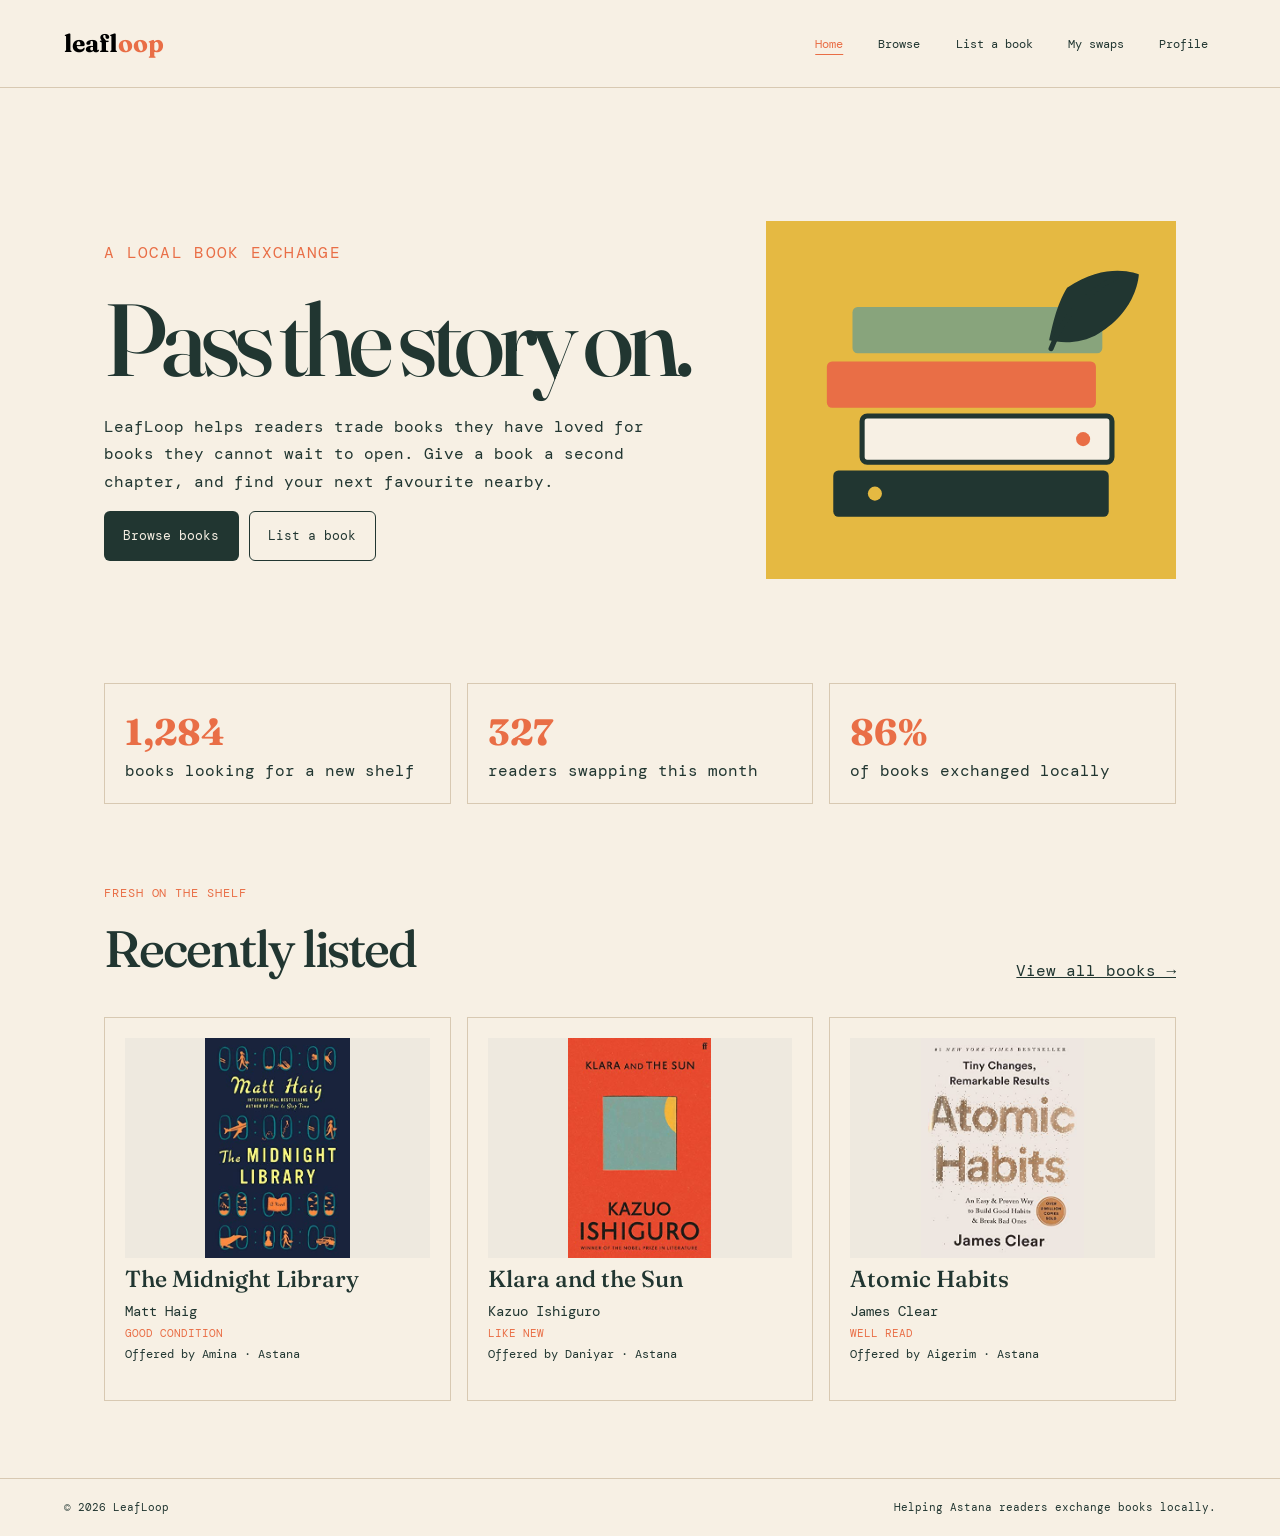
<file: index.html>
<!DOCTYPE html>
<html lang="en">
<head>
  <meta charset="UTF-8">
  <meta name="viewport" content="width=device-width, initial-scale=1.0">
  <meta name="description" content="LeafLoop is a local book exchange for readers in Astana.">
  <title>LeafLoop | Book exchange</title>
  <link rel="stylesheet" href="vendor/bootstrap/css/bootstrap.min.css">
  <link rel="stylesheet" href="styles.css?v=profile-favorites">
</head>
<body>
  <a class="skip-link" href="#main-content">Skip to main content</a>

  <header class="site-header navbar navbar-expand-lg">
    <div class="container-fluid px-0">
      <a class="brand navbar-brand" href="index.html">leaf<span>loop</span></a>
      <button class="navbar-toggler" type="button" data-bs-toggle="collapse" data-bs-target="#main-navigation" aria-controls="main-navigation" aria-expanded="false" aria-label="Open navigation">
        <span class="navbar-toggler-icon"></span>
      </button>
      <nav class="collapse navbar-collapse" id="main-navigation" aria-label="Main navigation">
        <ul class="site-nav navbar-nav ms-auto">
          <li class="nav-item"><a class="nav-link active" href="index.html" aria-current="page">Home</a></li>
          <li class="nav-item"><a class="nav-link" href="browse.html">Browse</a></li>
          <li class="nav-item"><a class="nav-link" href="list-book.html">List a book</a></li>
          <li class="nav-item"><a class="nav-link" href="swaps.html">My swaps</a></li>
          <li class="nav-item"><a class="nav-link" href="profile.html">Profile</a></li>
        </ul>
      </nav>
    </div>
  </header>

  <main class="container" id="main-content">
    <section class="hero mb-5">
      <div class="hero-copy">
        <p class="eyebrow">A local book exchange</p>
        <h1>Pass the story on.</h1>
        <p>LeafLoop helps readers trade books they have loved for books they cannot wait to open. Give a book a second chapter, and find your next favourite nearby.</p>
        <a class="button btn" href="browse.html">Browse books</a>
        <a class="button button-outline btn" href="list-book.html">List a book</a>
      </div>
      <img class="hero-image" src="assets/images/book-stack.svg" alt="Four colourful books stacked beside a green leaf">
    </section>

    <section class="stats mt-4" aria-label="LeafLoop community activity">
      <div class="stat">
        <strong>1,284</strong>
        books looking for a new shelf
      </div>
      <div class="stat">
        <strong>327</strong>
        readers swapping this month
      </div>
      <div class="stat">
        <strong>86%</strong>
        of books exchanged locally
      </div>
    </section>

    <section aria-labelledby="recently-listed-title">
      <div class="section-head">
        <div>
          <p class="eyebrow">Fresh on the shelf</p>
          <h2 id="recently-listed-title">Recently listed</h2>
        </div>
        <a href="browse.html">View all books →</a>
      </div>
      <div class="book-grid mt-4">
        <article class="book-card">
          <img class="book-cover-image" src="assets/images/covers/the-midnight-library.jpg" alt="Cover of The Midnight Library by Matt Haig" loading="lazy">
          <h3>The Midnight Library</h3>
          <p class="book-author">Matt Haig</p>
          <p><span class="tag">Good condition</span><br>Offered by Amina · Astana</p>
        </article>
        <article class="book-card">
          <img class="book-cover-image" src="assets/images/covers/klara-and-the-sun.jpg" alt="Cover of Klara and the Sun by Kazuo Ishiguro" loading="lazy">
          <h3>Klara and the Sun</h3>
          <p class="book-author">Kazuo Ishiguro</p>
          <p><span class="tag">Like new</span><br>Offered by Daniyar · Astana</p>
        </article>
        <article class="book-card">
          <img class="book-cover-image" src="assets/images/covers/atomic-habits.jpg" alt="Cover of Atomic Habits by James Clear" loading="lazy">
          <h3>Atomic Habits</h3>
          <p class="book-author">James Clear</p>
          <p><span class="tag">Well read</span><br>Offered by Aigerim · Astana</p>
        </article>
      </div>
    </section>
  </main>

  <footer class="site-footer container-fluid">
    <span>© 2026 LeafLoop</span>
    <span>Helping Astana readers exchange books locally.</span>
  </footer>
  <script src="vendor/bootstrap/js/bootstrap.bundle.min.js"></script>
  <script src="js/image-fallback.js"></script>
</body>
</html>
</file>
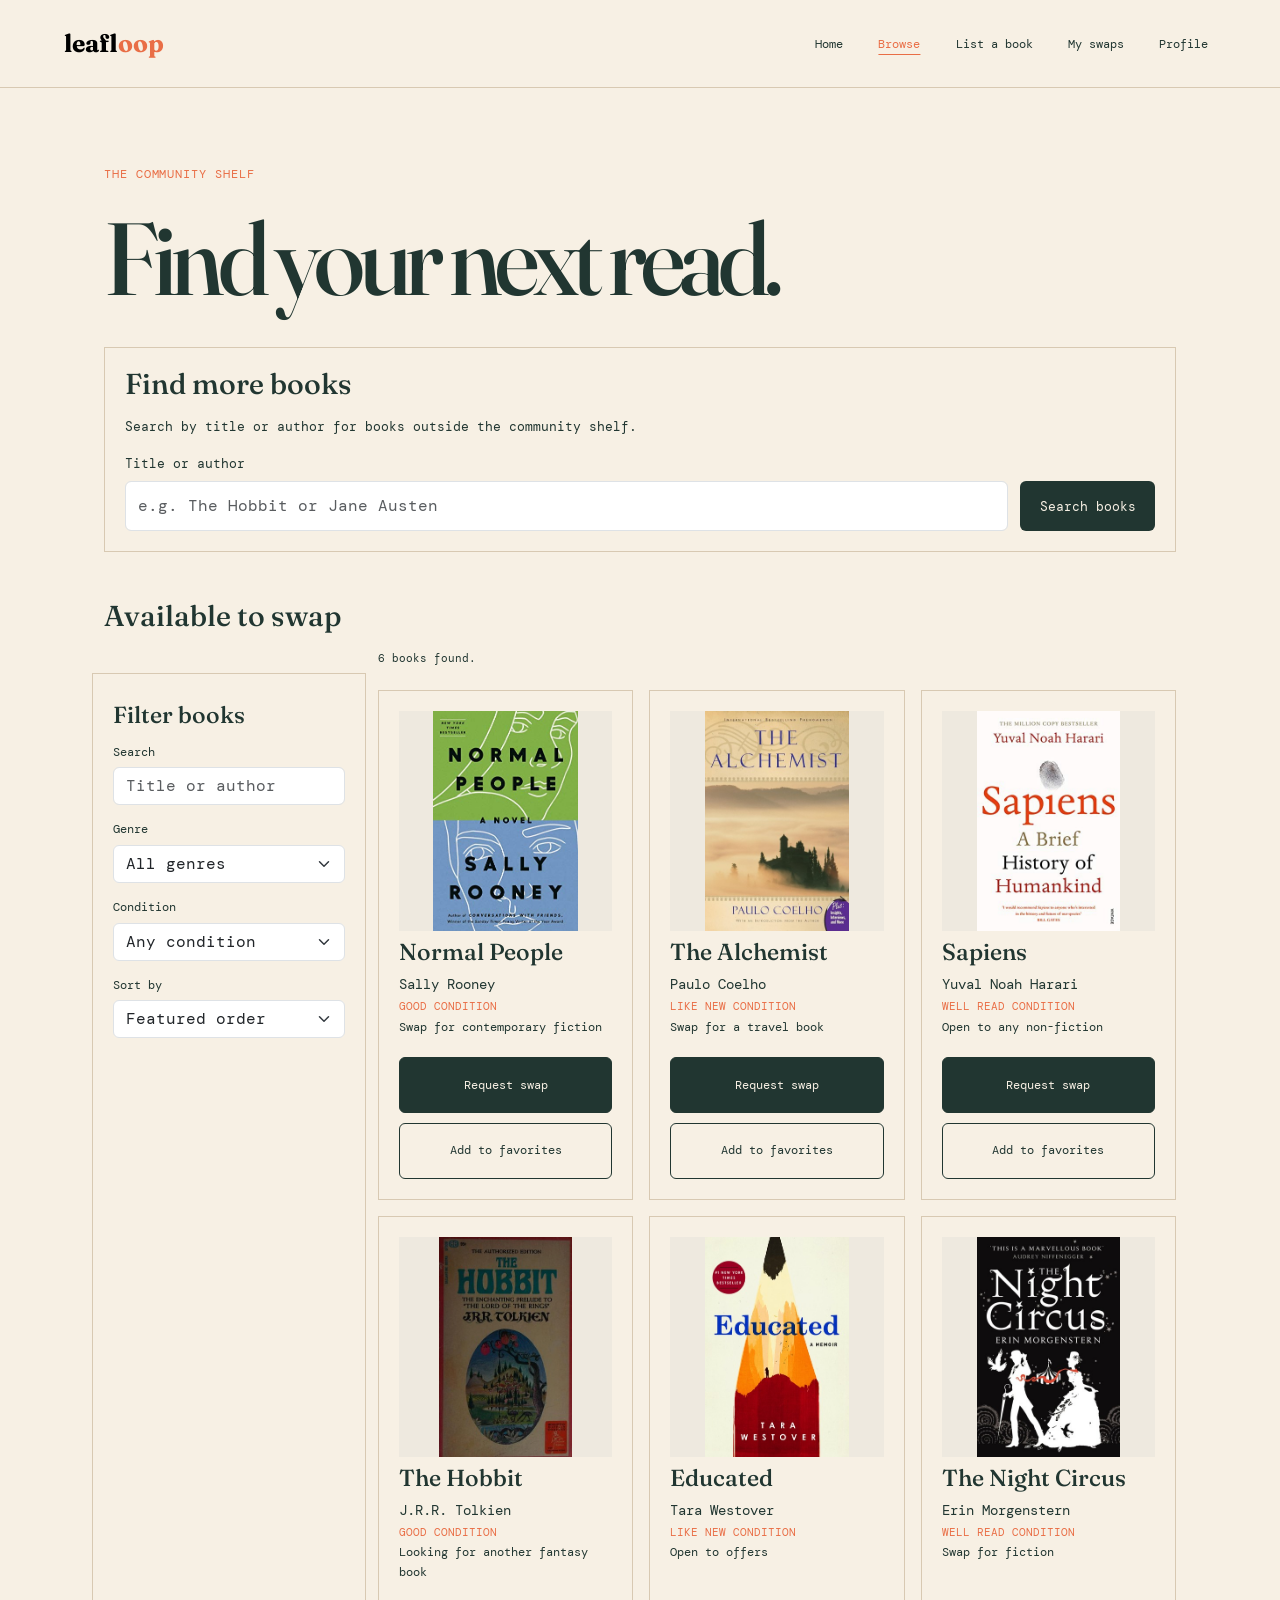
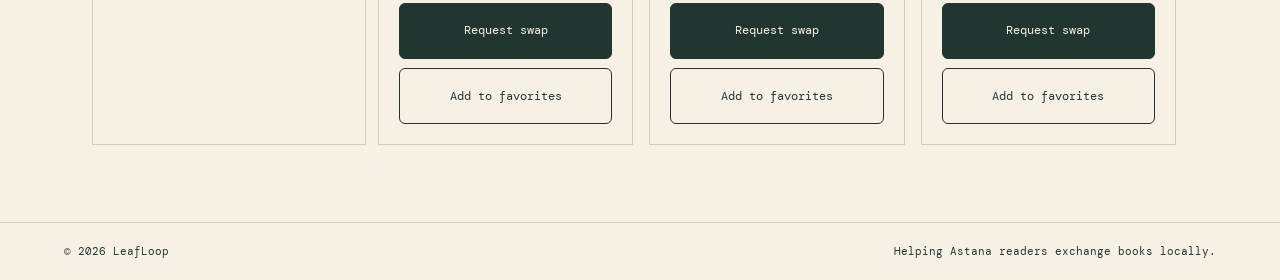
<file: browse.html>
<!DOCTYPE html>
<html lang="en">
<head>
  <meta charset="UTF-8">
  <meta name="viewport" content="width=device-width, initial-scale=1.0">
  <meta name="description" content="Browse books offered by LeafLoop readers in Astana.">
  <title>Browse books | LeafLoop</title>
  <link rel="stylesheet" href="vendor/bootstrap/css/bootstrap.min.css">
  <link rel="stylesheet" href="styles.css?v=book-details">
</head>
<body>
  <a class="skip-link" href="#main-content">Skip to main content</a>

  <header class="site-header navbar navbar-expand-lg">
    <div class="container-fluid px-0">
      <a class="brand navbar-brand" href="index.html">leaf<span>loop</span></a>
      <button class="navbar-toggler" type="button" data-bs-toggle="collapse" data-bs-target="#main-navigation" aria-controls="main-navigation" aria-expanded="false" aria-label="Open navigation">
        <span class="navbar-toggler-icon"></span>
      </button>
      <nav class="collapse navbar-collapse" id="main-navigation" aria-label="Main navigation">
        <ul class="site-nav navbar-nav ms-auto">
          <li class="nav-item"><a class="nav-link" href="index.html">Home</a></li>
          <li class="nav-item"><a class="nav-link active" href="browse.html" aria-current="page">Browse</a></li>
          <li class="nav-item"><a class="nav-link" href="list-book.html">List a book</a></li>
          <li class="nav-item"><a class="nav-link" href="swaps.html">My swaps</a></li>
          <li class="nav-item"><a class="nav-link" href="profile.html">Profile</a></li>
        </ul>
      </nav>
    </div>
  </header>

  <main class="container" id="main-content">
    <p class="eyebrow">The community shelf</p>
    <h1>Find your next read.</h1>

    <section class="book-search" aria-labelledby="book-search-title">
      <h2 id="book-search-title">Find more books</h2>
      <p>Search by title or author for books outside the community shelf.</p>
      <form id="book-search-form" novalidate>
        <label for="book-search-query">Title or author</label>
        <div class="book-search-controls">
          <input class="form-control" id="book-search-query" name="query" type="search" maxlength="120" placeholder="e.g. The Hobbit or Jane Austen" aria-describedby="book-search-message" required>
          <button class="button btn" id="book-search-button" type="submit">Search books</button>
        </div>
      </form>
      <p class="book-search-message" id="book-search-message" role="status" aria-live="polite"></p>
      <div class="book-grid" id="book-search-results" aria-busy="false" hidden></div>
    </section>

    <h2 class="community-title">Available to swap</h2>
    <div class="filter-bar row g-4 mt-2">
      <aside class="filter-panel col-lg-3" aria-labelledby="filter-title">
        <h2 id="filter-title">Filter books</h2>
        <label for="search">Search</label>
        <input class="form-control" id="search" name="search" type="search" placeholder="Title or author">

        <label for="genre">Genre</label>
        <select class="form-select" id="genre" name="genre">
          <option value="all">All genres</option>
          <option value="Fiction">Fiction</option>
          <option value="Non-fiction">Non-fiction</option>
          <option value="Fantasy">Fantasy</option>
        </select>

        <label for="condition">Condition</label>
        <select class="form-select" id="condition" name="condition">
          <option value="all">Any condition</option>
          <option value="Like new">Like new</option>
          <option value="Good">Good</option>
          <option value="Well read">Well read</option>
        </select>

        <label for="sort-books">Sort by</label>
        <select class="form-select" id="sort-books" name="sort">
          <option value="featured">Featured order</option>
          <option value="title-asc">Title: A to Z</option>
          <option value="title-desc">Title: Z to A</option>
          <option value="author-asc">Author: A to Z</option>
        </select>
      </aside>

      <section class="col-lg-9 mt-0" aria-label="Available books">
        <p id="book-results" class="form-note" aria-live="polite"></p>
        <p id="favorite-message" class="field-error" role="status"></p>
        <div class="book-grid mt-0" id="book-list"></div>
      </section>
    </div>
  </main>

  <dialog class="book-details" id="book-details" aria-labelledby="book-details-title">
    <div class="book-details-header">
      <h2 id="book-details-title">Book details</h2>
      <button class="button btn" id="book-details-close" type="button">Close</button>
    </div>
    <p id="book-details-message" role="status" aria-live="polite"></p>
    <div class="book-details-content" id="book-details-content" aria-busy="false" hidden>
      <div class="book-details-cover" id="book-details-cover"></div>
      <div>
        <p class="book-author" id="book-details-author"></p>
        <p id="book-details-year"></p>
        <h3>About this book</h3>
        <p class="book-description" id="book-details-description"></p>
        <h3>Subjects</h3>
        <p id="book-details-subjects"></p>
        <a class="button btn" id="book-details-link" target="_blank" rel="noopener noreferrer">More on Open Library</a>
      </div>
    </div>
    <button class="button btn" id="book-details-retry" type="button" hidden>Try again</button>
  </dialog>

  <footer class="site-footer container-fluid">
    <span>© 2026 LeafLoop</span>
    <span>Helping Astana readers exchange books locally.</span>
  </footer>
  <script src="vendor/bootstrap/js/bootstrap.bundle.min.js"></script>
  <script src="js/book.js"></script>
  <script src="js/books.js"></script>
  <script src="js/book-search.js"></script>
  <script src="js/book-details.js"></script>
</body>
</html>
</file>
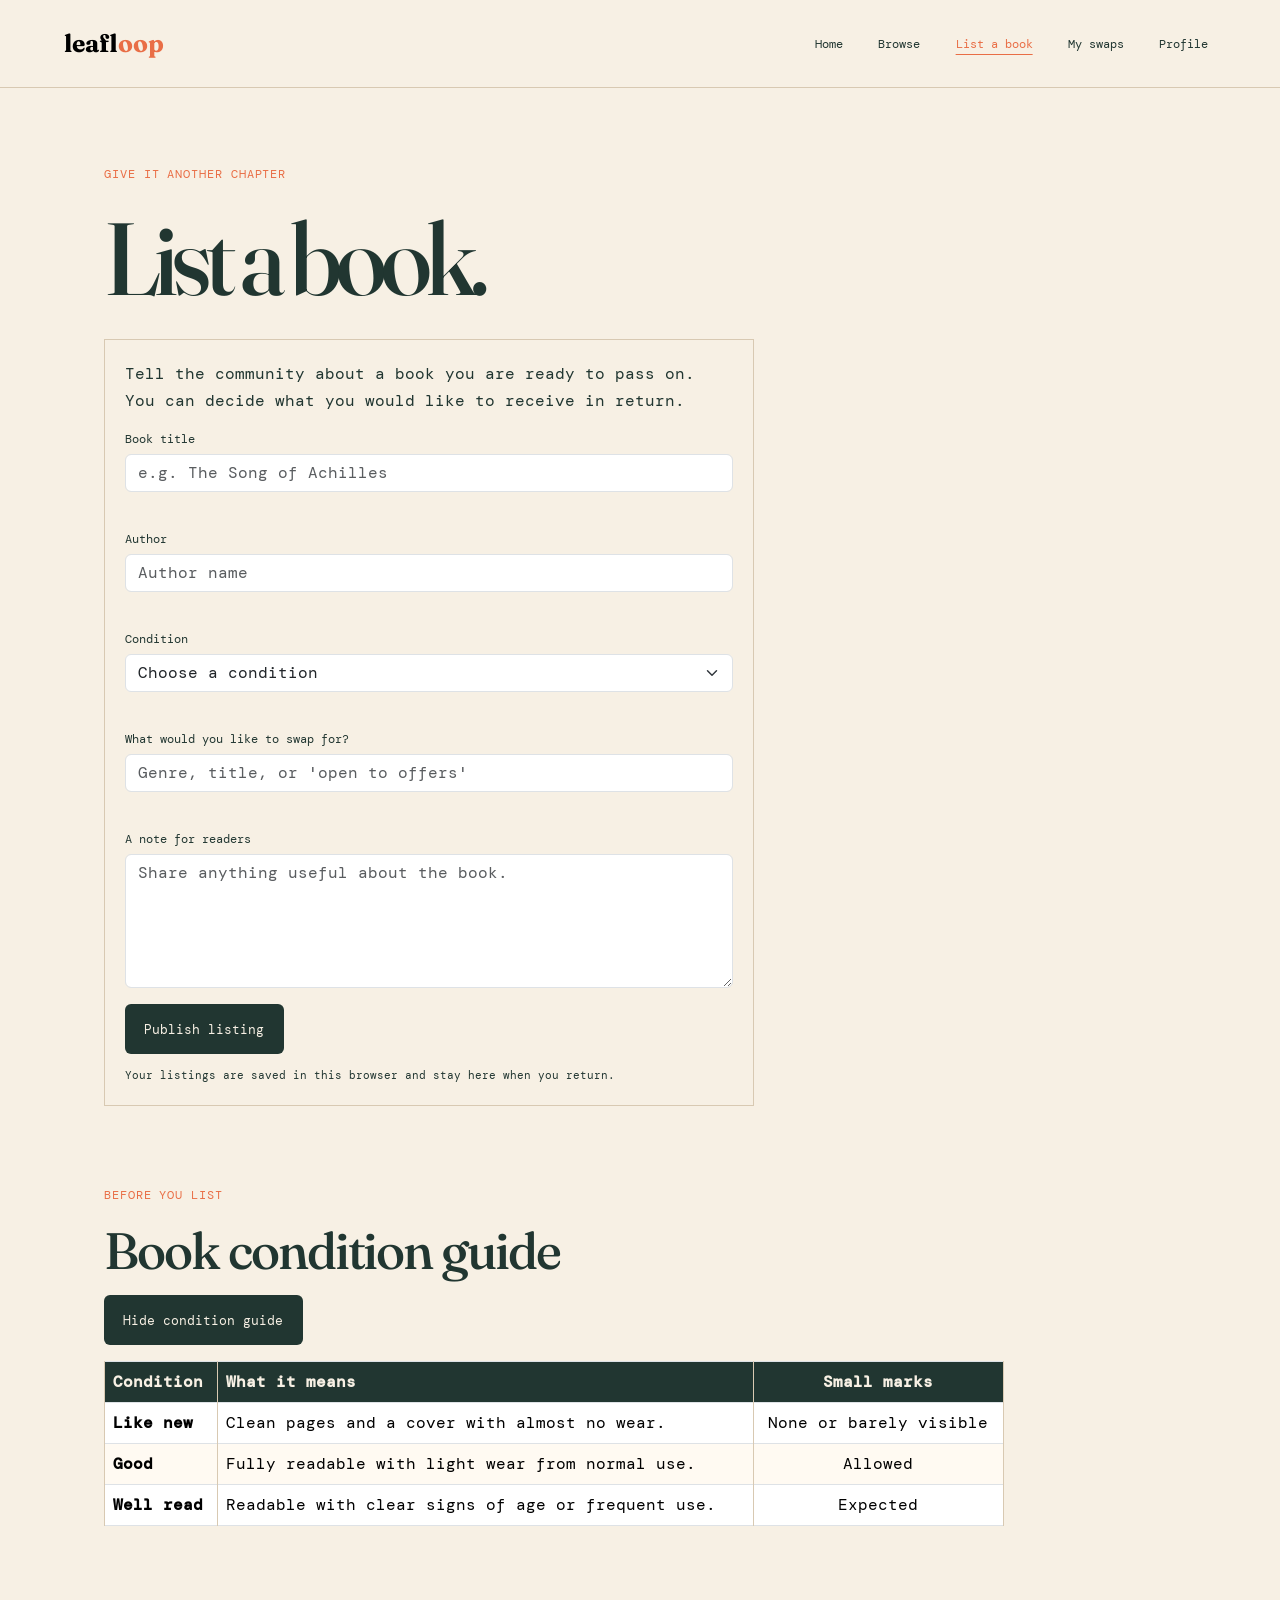
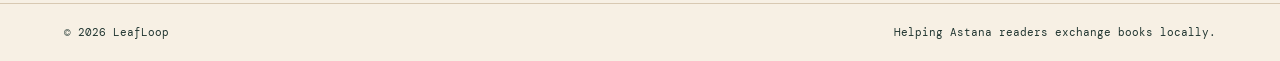
<file: list-book.html>
<!DOCTYPE html>
<html lang="en">
<head>
  <meta charset="UTF-8">
  <meta name="viewport" content="width=device-width, initial-scale=1.0">
  <meta name="description" content="List a book for exchange with the LeafLoop community.">
  <title>List a book | LeafLoop</title>
  <link rel="stylesheet" href="vendor/bootstrap/css/bootstrap.min.css">
  <link rel="stylesheet" href="styles.css?v=profile-favorites">
</head>
<body>
  <a class="skip-link" href="#main-content">Skip to main content</a>

  <header class="site-header navbar navbar-expand-lg">
    <div class="container-fluid px-0">
      <a class="brand navbar-brand" href="index.html">leaf<span>loop</span></a>
      <button class="navbar-toggler" type="button" data-bs-toggle="collapse" data-bs-target="#main-navigation" aria-controls="main-navigation" aria-expanded="false" aria-label="Open navigation">
        <span class="navbar-toggler-icon"></span>
      </button>
      <nav class="collapse navbar-collapse" id="main-navigation" aria-label="Main navigation">
        <ul class="site-nav navbar-nav ms-auto">
          <li class="nav-item"><a class="nav-link" href="index.html">Home</a></li>
          <li class="nav-item"><a class="nav-link" href="browse.html">Browse</a></li>
          <li class="nav-item"><a class="nav-link active" href="list-book.html" aria-current="page">List a book</a></li>
          <li class="nav-item"><a class="nav-link" href="swaps.html">My swaps</a></li>
          <li class="nav-item"><a class="nav-link" href="profile.html">Profile</a></li>
        </ul>
      </nav>
    </div>
  </header>

  <main class="container" id="main-content">
    <p class="eyebrow">Give it another chapter</p>
    <h1>List a book.</h1>

    <section class="form-panel list-form mt-4" aria-label="Book listing form">
      <p>Tell the community about a book you are ready to pass on. You can decide what you would like to receive in return.</p>
      <form action="list-book.html" method="get" id="listing-form" novalidate>
        <label for="title">Book title</label>
        <input class="form-control" id="title" name="title" type="text" placeholder="e.g. The Song of Achilles" aria-describedby="title-error" required>
        <p class="field-error" id="title-error"></p>

        <label for="author">Author</label>
        <input class="form-control" id="author" name="author" type="text" placeholder="Author name" aria-describedby="author-error" required>
        <p class="field-error" id="author-error"></p>

        <label for="book-condition">Condition</label>
        <select class="form-select" id="book-condition" name="condition" aria-describedby="book-condition-error" required>
          <option value="">Choose a condition</option>
          <option value="like-new">Like new</option>
          <option value="good">Good</option>
          <option value="well-read">Well read</option>
        </select>
        <p class="field-error" id="book-condition-error"></p>

        <label for="wanted">What would you like to swap for?</label>
        <input class="form-control" id="wanted" name="wanted" type="text" placeholder="Genre, title, or 'open to offers'" aria-describedby="wanted-error" required>
        <p class="field-error" id="wanted-error"></p>

        <label for="note">A note for readers</label>
        <textarea class="form-control" id="note" name="note" rows="5" placeholder="Share anything useful about the book."></textarea>

        <button class="button btn mt-3" id="listing-submit" type="submit">Publish listing</button>
        <button class="button button-outline btn mt-3" id="cancel-edit" type="button" hidden>Cancel edit</button>
        <p class="form-success" id="listing-message" role="status" aria-live="polite"></p>
        <p class="form-note">Your listings are saved in this browser and stay here when you return.</p>
      </form>

      <section class="listing-preview" id="listing-preview" aria-labelledby="listing-preview-title" hidden>
        <p class="eyebrow">Preview</p>
        <h2 id="listing-preview-title">Your listing so far</h2>
        <article class="preview-card">
          <h3 data-preview="title">Your book title</h3>
          <p class="book-author" data-preview="author">Author name</p>
          <p>Condition: <span data-preview="condition">Choose a condition</span></p>
          <p>Would like: <span data-preview="wanted">Add your swap request</span></p>
          <p data-preview="note" hidden></p>
        </article>
      </section>
    </section>

    <section class="submitted-listings" id="submitted-section" aria-labelledby="submitted-title" hidden>
      <p class="eyebrow">Your bookshelf</p>
      <h2 id="submitted-title">Your listing</h2>
      <div class="submitted-listing-list" id="submitted-listings"></div>
    </section>

    <section class="condition-guide" aria-labelledby="condition-guide-title">
      <p class="eyebrow">Before you list</p>
      <h2 id="condition-guide-title">Book condition guide</h2>
      <button class="button btn condition-toggle" type="button" aria-expanded="true" aria-controls="condition-table" hidden>Hide condition guide</button>
      <div class="table-responsive" id="condition-table">
        <table class="table table-bordered align-middle mb-0">
          <thead>
            <tr>
              <th scope="col">Condition</th>
              <th scope="col">What it means</th>
              <th class="text-center" scope="col">Small marks</th>
            </tr>
          </thead>
          <tbody>
            <tr>
              <th scope="row">Like new</th>
              <td>Clean pages and a cover with almost no wear.</td>
              <td class="text-center">None or barely visible</td>
            </tr>
            <tr>
              <th scope="row">Good</th>
              <td>Fully readable with light wear from normal use.</td>
              <td class="text-center">Allowed</td>
            </tr>
            <tr>
              <th scope="row">Well read</th>
              <td>Readable with clear signs of age or frequent use.</td>
              <td class="text-center">Expected</td>
            </tr>
          </tbody>
        </table>
      </div>
    </section>
  </main>

  <footer class="site-footer container-fluid">
    <span>© 2026 LeafLoop</span>
    <span>Helping Astana readers exchange books locally.</span>
  </footer>
  <script src="vendor/bootstrap/js/bootstrap.bundle.min.js"></script>
  <script src="vendor/jquery/jquery-3.7.1.min.js"></script>
  <script src="js/book.js"></script>
  <script src="js/listing-storage.js"></script>
  <script src="js/list-book.js"></script>
  <script src="js/listing-interactions.js"></script>
</body>
</html>
</file>
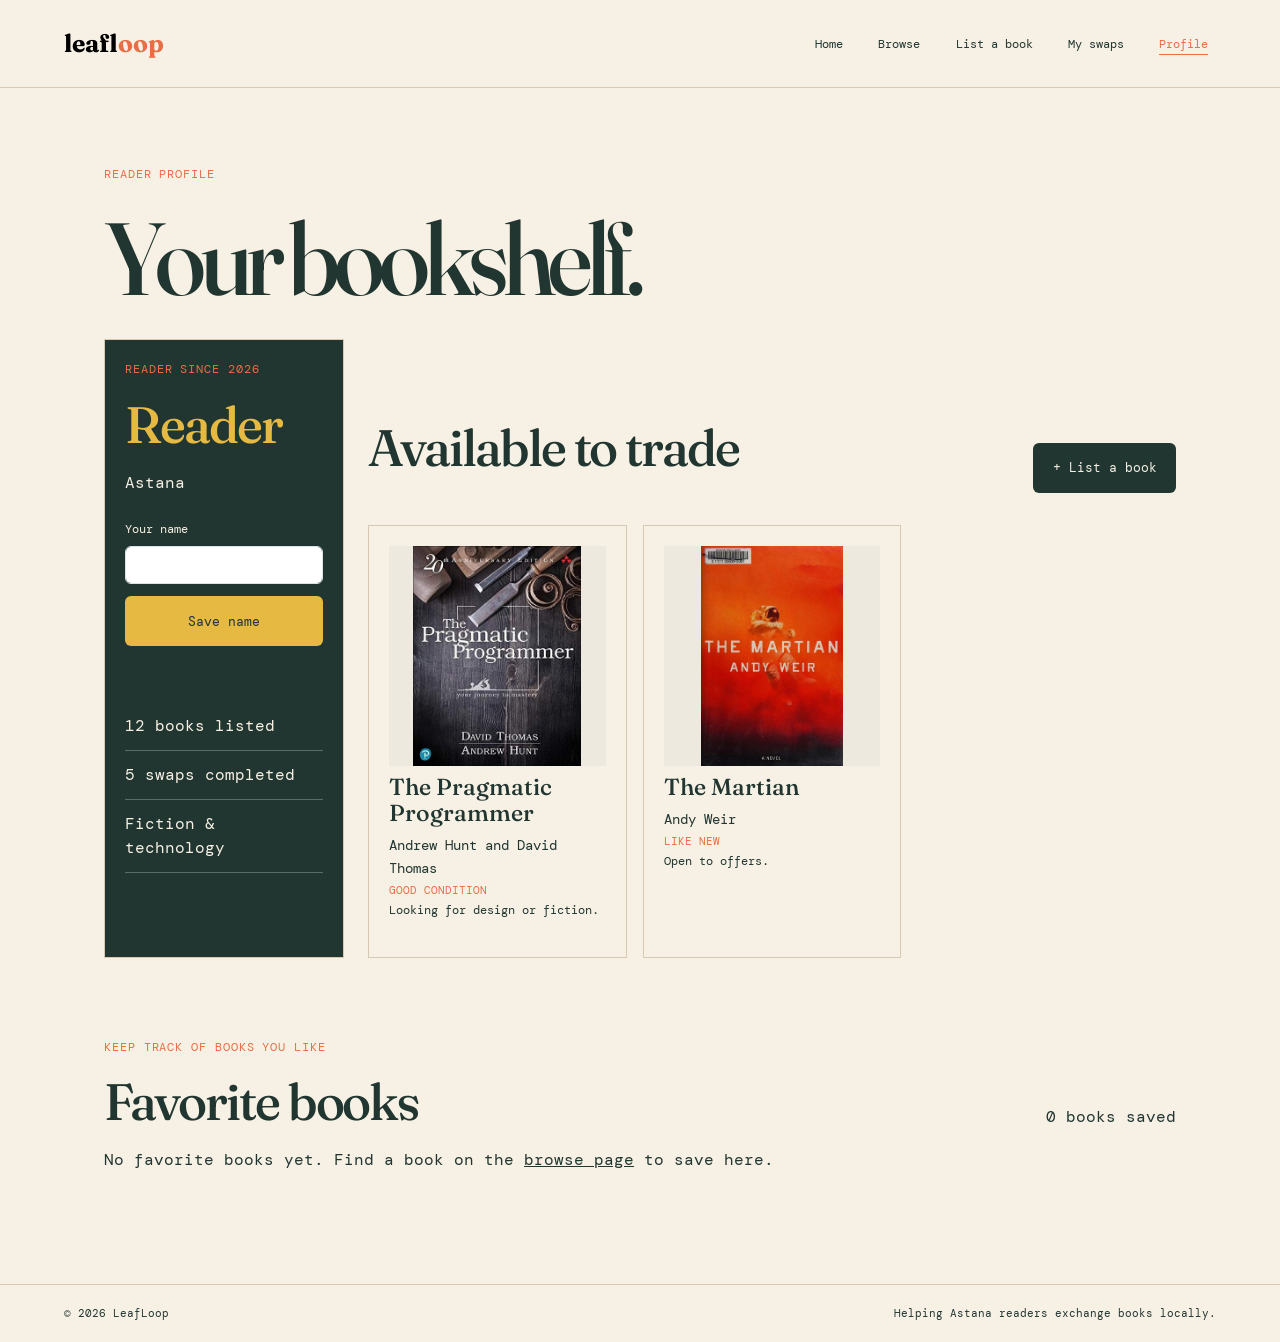
<file: profile.html>
<!DOCTYPE html>
<html lang="en">
<head>
  <meta charset="UTF-8">
  <meta name="viewport" content="width=device-width, initial-scale=1.0">
  <meta name="description" content="View your LeafLoop profile, available books, and favorites.">
  <title>Profile | LeafLoop</title>
  <link rel="stylesheet" href="vendor/bootstrap/css/bootstrap.min.css">
  <link rel="stylesheet" href="styles.css?v=profile-name">
</head>
<body>
  <a class="skip-link" href="#main-content">Skip to main content</a>

  <header class="site-header navbar navbar-expand-lg">
    <div class="container-fluid px-0">
      <a class="brand navbar-brand" href="index.html">leaf<span>loop</span></a>
      <button class="navbar-toggler" type="button" data-bs-toggle="collapse" data-bs-target="#main-navigation" aria-controls="main-navigation" aria-expanded="false" aria-label="Open navigation">
        <span class="navbar-toggler-icon"></span>
      </button>
      <nav class="collapse navbar-collapse" id="main-navigation" aria-label="Main navigation">
        <ul class="site-nav navbar-nav ms-auto">
          <li class="nav-item"><a class="nav-link" href="index.html">Home</a></li>
          <li class="nav-item"><a class="nav-link" href="browse.html">Browse</a></li>
          <li class="nav-item"><a class="nav-link" href="list-book.html">List a book</a></li>
          <li class="nav-item"><a class="nav-link" href="swaps.html">My swaps</a></li>
          <li class="nav-item"><a class="nav-link active" href="profile.html" aria-current="page">Profile</a></li>
        </ul>
      </nav>
    </div>
  </header>

  <main class="container" id="main-content">
    <p class="eyebrow">Reader profile</p>
    <h1 id="profile-heading">Your bookshelf.</h1>

    <div class="profile-layout mt-4">
      <aside class="profile-aside" aria-labelledby="reader-name">
        <p class="eyebrow">Reader since 2026</p>
        <h2 id="reader-name">Reader</h2>
        <p>Astana</p>
        <form class="profile-form" id="profile-form" novalidate>
          <label for="profile-name">Your name</label>
          <input class="form-control" id="profile-name" name="name" type="text" autocomplete="name" maxlength="60" aria-describedby="profile-name-message" required>
          <button class="button btn" type="submit">Save name</button>
          <p id="profile-name-message" role="status" aria-live="polite"></p>
        </form>
        <ul class="profile-list">
          <li>12 books listed</li>
          <li>5 swaps completed</li>
          <li>Fiction &amp; technology</li>
        </ul>
      </aside>

      <section aria-labelledby="available-books-title">
        <div class="section-head">
          <h2 id="available-books-title">Available to trade</h2>
          <a class="button btn" href="list-book.html">+ List a book</a>
        </div>
        <div class="book-grid">
          <article class="book-card">
            <img class="book-cover-image" src="assets/images/covers/the-pragmatic-programmer.jpg" alt="Cover of The Pragmatic Programmer by Andrew Hunt and David Thomas" loading="lazy">
            <h3>The Pragmatic Programmer</h3>
            <p class="book-author">Andrew Hunt and David Thomas</p>
            <p><span class="tag">Good condition</span><br>Looking for design or fiction.</p>
          </article>
          <article class="book-card">
            <img class="book-cover-image" src="assets/images/covers/the-martian.jpg" alt="Cover of The Martian by Andy Weir" loading="lazy">
            <h3>The Martian</h3>
            <p class="book-author">Andy Weir</p>
            <p><span class="tag">Like new</span><br>Open to offers.</p>
          </article>
        </div>
      </section>
    </div>
    <section class="favorites-section" aria-labelledby="favorites-title">
      <div class="section-head">
        <div>
          <p class="eyebrow">Keep track of books you like</p>
          <h2 id="favorites-title">Favorite books</h2>
        </div>
        <p id="favorite-count" aria-live="polite">0 books saved</p>
      </div>
      <p id="favorite-empty">No favorite books yet. Find a book on the <a href="browse.html">browse page</a> to save here.</p>
      <p id="favorite-message" class="field-error" role="status"></p>
      <div class="book-grid favorite-grid mt-0" id="favorite-list"></div>
    </section>
  </main>

  <footer class="site-footer container-fluid">
    <span>© 2026 LeafLoop</span>
    <span>Helping Astana readers exchange books locally.</span>
  </footer>
  <script src="vendor/bootstrap/js/bootstrap.bundle.min.js"></script>
  <script src="js/image-fallback.js"></script>
  <script src="js/book.js"></script>
  <script src="js/books.js"></script>
  <script src="js/profile.js"></script>
</body>
</html>
</file>
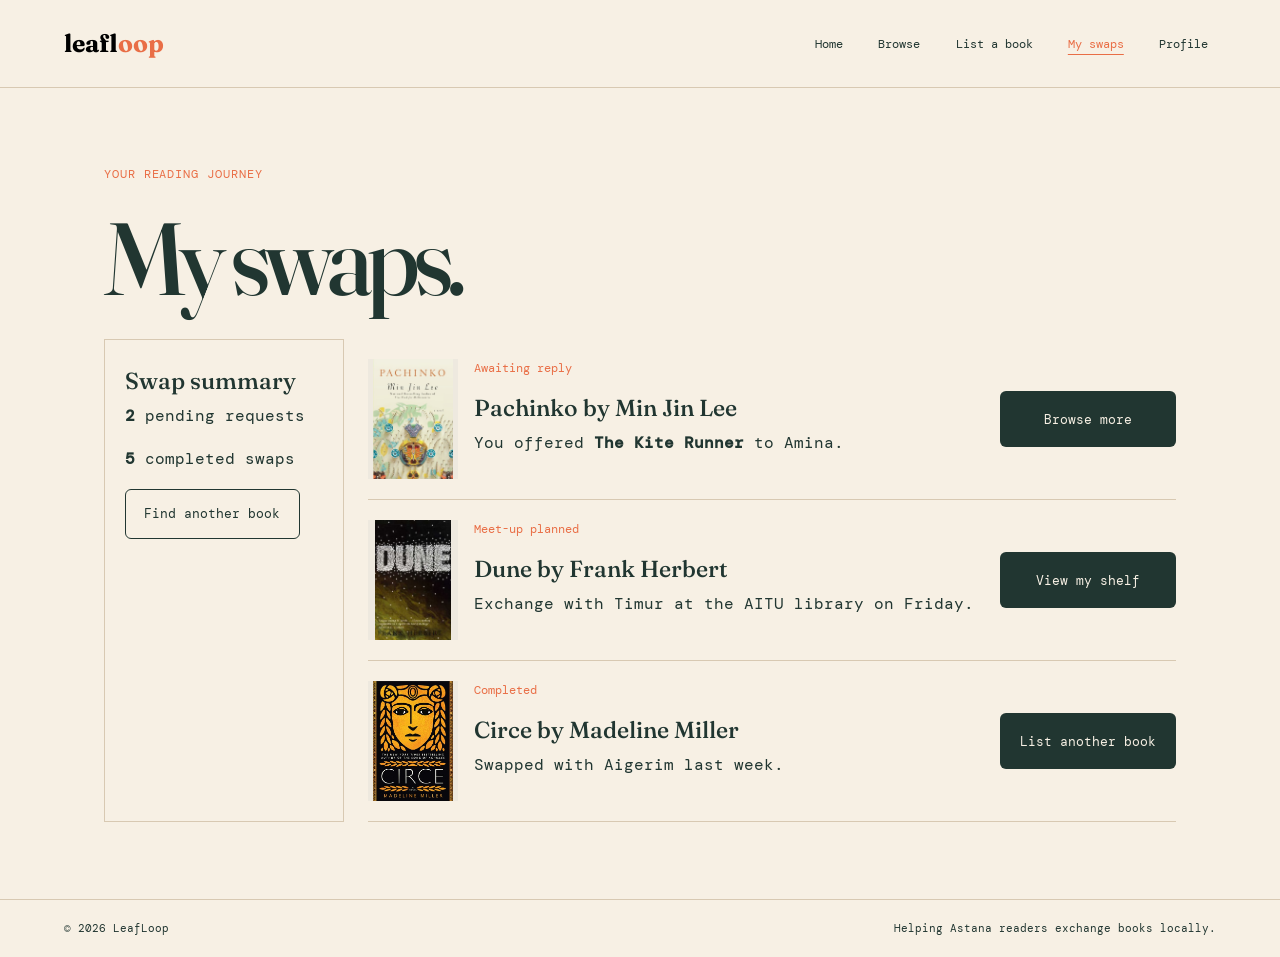
<file: swaps.html>
<!DOCTYPE html>
<html lang="en">
<head>
  <meta charset="UTF-8">
  <meta name="viewport" content="width=device-width, initial-scale=1.0">
  <meta name="description" content="Review current and completed LeafLoop book swaps.">
  <title>My swaps | LeafLoop</title>
  <link rel="stylesheet" href="vendor/bootstrap/css/bootstrap.min.css">
  <link rel="stylesheet" href="styles.css?v=profile-favorites">
</head>
<body>
  <a class="skip-link" href="#main-content">Skip to main content</a>

  <header class="site-header navbar navbar-expand-lg">
    <div class="container-fluid px-0">
      <a class="brand navbar-brand" href="index.html">leaf<span>loop</span></a>
      <button class="navbar-toggler" type="button" data-bs-toggle="collapse" data-bs-target="#main-navigation" aria-controls="main-navigation" aria-expanded="false" aria-label="Open navigation">
        <span class="navbar-toggler-icon"></span>
      </button>
      <nav class="collapse navbar-collapse" id="main-navigation" aria-label="Main navigation">
        <ul class="site-nav navbar-nav ms-auto">
          <li class="nav-item"><a class="nav-link" href="index.html">Home</a></li>
          <li class="nav-item"><a class="nav-link" href="browse.html">Browse</a></li>
          <li class="nav-item"><a class="nav-link" href="list-book.html">List a book</a></li>
          <li class="nav-item"><a class="nav-link active" href="swaps.html" aria-current="page">My swaps</a></li>
          <li class="nav-item"><a class="nav-link" href="profile.html">Profile</a></li>
        </ul>
      </nav>
    </div>
  </header>

  <main class="container" id="main-content">
    <p class="eyebrow">Your reading journey</p>
    <h1>My swaps.</h1>

    <div class="swap-layout mt-4">
      <aside class="filter-panel" aria-labelledby="swap-summary-title">
        <h2 id="swap-summary-title">Swap summary</h2>
        <p><strong>2</strong> pending requests</p>
        <p><strong>5</strong> completed swaps</p>
        <a class="button button-outline btn" href="browse.html">Find another book</a>
      </aside>

      <section aria-label="Swap requests">
        <article class="swap-item">
          <img class="book-cover-image swap-cover-image" src="assets/images/covers/pachinko.jpg" alt="Cover of Pachinko by Min Jin Lee" loading="lazy">
          <div>
            <p class="status">Awaiting reply</p>
            <h2>Pachinko by Min Jin Lee</h2>
            <p>You offered <strong>The Kite Runner</strong> to Amina.</p>
          </div>
          <a class="button btn" href="browse.html">Browse more</a>
        </article>
        <article class="swap-item">
          <img class="book-cover-image swap-cover-image" src="assets/images/covers/dune.jpg" alt="Cover of Dune by Frank Herbert" loading="lazy">
          <div>
            <p class="status">Meet-up planned</p>
            <h2>Dune by Frank Herbert</h2>
            <p>Exchange with Timur at the AITU library on Friday.</p>
          </div>
          <a class="button btn" href="profile.html">View my shelf</a>
        </article>
        <article class="swap-item">
          <img class="book-cover-image swap-cover-image" src="assets/images/covers/circe.jpg" alt="Cover of Circe by Madeline Miller" loading="lazy">
          <div>
            <p class="status">Completed</p>
            <h2>Circe by Madeline Miller</h2>
            <p>Swapped with Aigerim last week.</p>
          </div>
          <a class="button btn" href="list-book.html">List another book</a>
        </article>
      </section>
    </div>
  </main>

  <footer class="site-footer container-fluid">
    <span>© 2026 LeafLoop</span>
    <span>Helping Astana readers exchange books locally.</span>
  </footer>
  <script src="vendor/bootstrap/js/bootstrap.bundle.min.js"></script>
  <script src="js/image-fallback.js"></script>
</body>
</html>
</file>
<file: styles.css>
@import url('https://fonts.googleapis.com/css2?family=DM+Mono:wght@400;500&family=Fraunces:opsz,wght@9..144,500;9..144,700&display=swap');

:root {
    --paper: #f7f0e4;
    --ink: #213631;
    --orange: #e96e46;
    --mustard: #e5b942;
    --leaf: #88a47c;
    --line: #d8c9b2;
}

* {
    box-sizing: border-box;
}

body {
    background: var(--paper);
    color: var(--ink);
    font-family: "DM Mono", monospace;
    margin: 0;
}

a {
    color: inherit;
}

.skip-link {
    background: var(--ink);
    color: var(--paper);
    left: 1rem;
    padding: .75rem 1rem;
    position: fixed;
    top: -5rem;
    z-index: 10;
}

.skip-link:focus {
    top: 1rem;
}

a:focus-visible, button:focus-visible, input:focus-visible, select:focus-visible, textarea:focus-visible,
.navbar-toggler:focus-visible, .site-nav .nav-link:focus-visible, .form-control:focus-visible,
.form-select:focus-visible, .button:focus-visible {
    outline: 3px solid var(--orange);
    outline-offset: 3px;
    box-shadow: none;
}

.site-header {
    align-items: center;
    border-bottom: 1px solid var(--line);
    display: flex;
    justify-content: space-between;
    padding: 1.25rem clamp(1.25rem, 5vw, 5rem);
}

.brand {
    font-family: Fraunces, serif;
    font-size: 1.55rem;
    font-weight: 700;
    text-decoration: none;
}

.brand span {
    color: var(--orange);
}

.site-nav {
    display: flex;
    flex-wrap: wrap;
    gap: 1.2rem;
    justify-content: flex-end;
    list-style: none;
    margin: 0;
    padding: 0;
}

.site-nav a {
    color: var(--ink);
    font-size: .75rem;
    text-decoration: none;
}

.site-nav .nav-link:hover, .site-nav .nav-link.active {
    color: var(--orange);
    text-decoration: underline;
    text-underline-offset: .35rem;
}

main.container {
    margin: 0 auto;
    max-width: 1200px;
    padding: clamp(2.5rem, 6vw, 5.5rem) clamp(1.25rem, 5vw, 5rem);
}

h1, h2, h3 {
    font-family: Fraunces, serif;
    line-height: 1.12;
    overflow-wrap: anywhere;
}

h1 {
    font-size: clamp(3.3rem, 8vw, 7rem);
    letter-spacing: -.06em;
    margin: 0 0 1rem;
}

h2 {
    font-size: clamp(2rem, 4vw, 3.5rem);
    letter-spacing: -.04em;
    margin: 0 0 1rem;
}

h3 {
    font-size: 1.45rem;
    margin: .5rem 0;
}

.filter-panel h2, .book-card h2, .swap-item h2 {
    font-size: 1.45rem;
    letter-spacing: normal;
    margin: .5rem 0;
}

p {
    line-height: 1.7;
}

.eyebrow {
    color: var(--orange);
    font-size: .72rem;
    letter-spacing: .08em;
    text-transform: uppercase;
}

.button {
    background: var(--ink);
    color: var(--paper);
    display: inline-flex;
    align-items: center;
    font-size: .8rem;
    justify-content: center;
    min-height: 44px;
    padding: .9rem 1.15rem;
    text-align: center;
    text-decoration: none;
    white-space: normal;
}

.button:hover {
    background: var(--orange);
}

.button-outline {
    background: transparent;
    border: 1px solid var(--ink);
    color: var(--ink);
}

.hero {
    display: grid;
    gap: 3rem;
    grid-template-columns: minmax(0, 1.2fr) minmax(0, .8fr);
    min-height: 470px;
}

.hero-copy {
    align-self: center;
}

.hero-copy p {
    font-size: 1rem;
    max-width: 540px;
}

.hero-image {
    align-self: center;
    display: block;
    max-height: 470px;
    object-fit: cover;
    width: 100%;
}

.book-search {
    border: 1px solid var(--line);
    margin: 2rem 0 3rem;
    padding: 1.25rem;
}

.book-search h2, .community-title {
    font-size: 1.8rem;
    letter-spacing: normal;
}

.book-search p, .book-search label {
    font-size: .8rem;
}

.book-search label {
    display: block;
    margin-bottom: .5rem;
}

.book-search-controls {
    display: grid;
    gap: .75rem;
    grid-template-columns: minmax(0, 1fr) auto;
}

.book-search-message {
    margin: 1rem 0 0;
}

.book-search-message:empty {
    display: none;
}

#book-search-results[hidden] {
    display: none;
}

.book-details {
    background: var(--paper);
    border: 1px solid var(--line);
    color: var(--ink);
    margin: auto;
    max-height: 90vh;
    max-width: 800px;
    overflow-y: auto;
    padding: 1.5rem;
    width: calc(100% - 2rem);
}

.book-details::backdrop {
    background: rgb(0 0 0 / 60%);
}

.book-details-header {
    align-items: flex-start;
    display: flex;
    gap: 1rem;
    justify-content: space-between;
    margin-bottom: 1rem;
}

.book-details-header h2 {
    font-size: 1.8rem;
    margin: 0;
}

.book-details-header .button {
    flex-shrink: 0;
}

.book-details-content {
    display: grid;
    gap: 1.5rem;
    grid-template-columns: 180px minmax(0, 1fr);
}

.book-details [hidden], #book-details-message:empty {
    display: none;
}

.book-details-cover .book-cover-image {
    height: 280px;
}

.book-details p {
    font-size: .85rem;
    overflow-wrap: anywhere;
}

.book-description {
    white-space: pre-line;
}

.stats, .book-grid {
    display: grid;
    gap: 1rem;
    grid-template-columns: repeat(3, minmax(0, 1fr));
    margin-top: 2rem;
}

.stat, .book-card {
    border: 1px solid var(--line);
    min-width: 0;
    padding: 1.25rem;
}

.book-card {
    display: flex;
    flex-direction: column;
    transition: border-color .2s ease, transform .2s ease;
}

.book-card:hover {
    border-color: var(--leaf);
    transform: translateY(-2px);
}

.stat strong {
    color: var(--orange);
    display: block;
    font-family: Fraunces, serif;
    font-size: 2.3rem;
}

.section-head {
    align-items: end;
    display: flex;
    justify-content: space-between;
    margin-top: 5rem;
}

.section-head > a {
    align-items: center;
    display: inline-flex;
    min-height: 44px;
}

.favorites-section {
    margin-top: 5rem;
}

.favorites-section .section-head {
    margin-top: 0;
}

.book-actions {
    display: grid;
    gap: .6rem;
    margin-top: auto;
    padding-top: .25rem;
}

.book-actions .button {
    border: 1px solid var(--ink);
    border-radius: .375rem;
    font: inherit;
    font-size: .75rem;
    height: 3.5rem;
    line-height: 1.4;
    padding: .65rem .75rem;
    width: 100%;
}

.favorite-button:hover, .favorite-button[aria-pressed="true"] {
    background: var(--ink);
    color: var(--paper);
}

.favorite-grid {
    margin-top: 1rem;
}

.book-cover-image {
    background: #eee9df;
    display: block;
    height: 220px;
    object-fit: contain;
    width: 100%;
}

.book-card p {
    font-size: .75rem;
}

.book-card .book-author {
    font-size: .85rem;
    margin: 0;
}

.tag {
    color: var(--orange);
    font-size: .68rem;
    text-transform: uppercase;
}

.swap-layout, .profile-layout {
    display: grid;
    gap: 1.5rem;
    grid-template-columns: 240px minmax(0, 1fr);
}

.filter-bar > *, .profile-layout > *, .swap-layout > *, .swap-item > * {
    min-width: 0;
}

.filter-panel, .form-panel, .profile-aside {
    border: 1px solid var(--line);
    padding: 1.25rem;
}

.filter-panel label, .form-panel label {
    display: block;
    font-size: .72rem;
    margin: 1rem 0 .4rem;
}

input, select, textarea {
    background: #fffaf2;
    border: 1px solid var(--line);
    font: inherit;
    padding: .75rem;
    width: 100%;
}

.list-form {
    max-width: 650px;
}

.listing-preview {
    background: #fffaf2;
    border: 1px solid var(--line);
    margin-top: 2rem;
    padding: 1.25rem;
}

.listing-preview h2 {
    font-size: 1.35rem;
}

.preview-card h3 {
    font-size: 1.1rem;
}

.preview-card p:last-child {
    margin-bottom: 0;
}

.condition-toggle {
    margin-bottom: 1rem;
}

.form-note {
    font-size: .7rem;
    margin-bottom: 0;
}

.field-error {
    color: #a63224;
    font-size: .72rem;
    margin: .3rem 0 0;
    min-height: 1.1rem;
}

.form-control[aria-invalid="true"], .form-select[aria-invalid="true"] {
    border-color: #a63224;
}

.form-success {
    color: #315c3d;
    font-size: .8rem;
    margin: .75rem 0 0;
}

.submitted-listings {
    margin-top: 3rem;
}

.submitted-listing-list {
    display: grid;
    gap: 1rem;
    grid-template-columns: minmax(0, 1fr);
    max-width: 650px;
}

.condition-guide {
    margin-top: 5rem;
    max-width: 900px;
}

table {
    border-collapse: collapse;
    width: 100%;
}

th, td {
    border: 1px solid var(--line);
    padding: 1rem;
    text-align: left;
}

thead {
    background: var(--ink);
    color: var(--paper);
}

tbody tr:nth-child(even) {
    background: #fffaf2;
}

.condition-guide .table thead th {
    background: var(--ink);
    color: var(--paper);
}

.condition-guide .table tbody tr:nth-child(even) > * {
    background: #fffaf2;
}

.swap-item {
    border-bottom: 1px solid var(--line);
    display: grid;
    gap: 1rem;
    grid-template-columns: 90px minmax(0, 1fr) 11rem;
    padding: 1.25rem 0;
}

.swap-item .button {
    align-self: center;
    height: 3.5rem;
    width: 100%;
}

.swap-cover-image {
    height: 120px;
    width: 100%;
}

.status {
    color: var(--orange);
    font-size: .72rem;
}

.profile-aside {
    background: var(--ink);
    color: var(--paper);
}

.profile-aside h2 {
    color: var(--mustard);
}

.profile-form {
    margin: 1.5rem 0;
}

.profile-form label {
    display: block;
    font-size: .75rem;
    margin-bottom: .5rem;
}

.profile-form .button {
    background: var(--mustard);
    color: var(--ink);
    margin-top: .75rem;
    width: 100%;
}

.profile-form .button:hover {
    background: var(--paper);
}

.profile-form p {
    font-size: .75rem;
    margin: .75rem 0 0;
    min-height: 1.25rem;
}

.profile-list {
    list-style: none;
    padding: 0;
}

.profile-list li {
    border-bottom: 1px solid #547067;
    padding: .75rem 0;
}

.site-footer {
    border-top: 1px solid var(--line);
    display: flex;
    font-size: .7rem;
    gap: 1rem;
    justify-content: space-between;
    padding: 1.25rem clamp(1.25rem, 5vw, 5rem);
}

@media (max-width: 991.98px) {
    .site-header {
        padding: 1rem clamp(1.25rem, 4vw, 2.5rem);
    }

    .site-nav {
        gap: .25rem .75rem;
        padding-top: .75rem;
    }

    main.container {
        padding: 3.5rem clamp(1.25rem, 4vw, 2.5rem);
    }

    h1 {
        font-size: clamp(3rem, 7vw, 4.75rem);
    }

    .hero {
        gap: 1.5rem;
        grid-template-columns: 1fr;
        min-height: 0;
    }

    .hero-image {
        max-height: 360px;
        object-fit: contain;
    }

    .stats {
        grid-template-columns: repeat(3, minmax(0, 1fr));
    }

    .book-grid {
        grid-template-columns: repeat(2, minmax(0, 1fr));
    }

    .swap-layout, .profile-layout {
        grid-template-columns: 1fr;
    }

    .profile-layout .book-grid {
        grid-template-columns: repeat(2, minmax(0, 1fr));
    }

    .swap-item {
        grid-template-columns: 80px minmax(0, 1fr) 11rem;
    }

    .condition-guide {
        margin-top: 3.5rem;
    }
}

@media (max-width: 575.98px) {
    .book-search-controls {
        grid-template-columns: 1fr;
    }

    .book-details-content {
        grid-template-columns: 1fr;
    }

    .site-header {
        padding: .75rem 1rem;
    }

    .site-header .navbar-collapse {
        padding: .5rem 0 .25rem;
    }

    .site-nav {
        gap: 0;
        padding-top: .25rem;
        width: 100%;
    }

    .site-nav .nav-link {
        min-height: 44px;
        padding: .65rem .25rem;
    }

    input, select, textarea {
        min-height: 44px;
    }

    main.container {
        padding: 2.75rem 1rem;
    }

    h1 {
        font-size: clamp(2.6rem, 11vw, 3.3rem);
    }

    h2 {
        font-size: clamp(1.8rem, 8vw, 2.5rem);
    }

    .hero-copy p {
        font-size: .9rem;
    }

    .hero-image {
        max-height: 280px;
    }

    .stats, .book-grid {
        grid-template-columns: 1fr;
    }

    .profile-layout .book-grid {
        grid-template-columns: 1fr;
    }

    .stat, .book-card, .filter-panel, .form-panel, .profile-aside {
        padding: 1rem;
    }

    .book-cover-image {
        height: 200px;
    }

    .section-head {
        align-items: flex-start;
        flex-direction: column;
        gap: 1rem;
        margin-top: 3rem;
    }

    .swap-item {
        gap: .75rem;
        grid-template-columns: 64px minmax(0, 1fr);
        padding: 1rem 0;
    }

    .swap-item h2 {
        font-size: 1.2rem;
        overflow-wrap: anywhere;
    }

    .swap-item .button {
        grid-column: 1 / -1;
        width: 100%;
    }

    .swap-cover-image {
        height: 90px;
        width: 64px;
    }

    .condition-guide {
        margin-top: 3rem;
    }

    .condition-guide .table-responsive {
        overscroll-behavior-x: contain;
    }

    .condition-guide table {
        min-width: 600px;
    }

    th, td {
        font-size: .75rem;
        padding: .65rem;
    }

    .list-form .button {
        width: 100%;
    }

    .site-footer {
        align-items: flex-start;
        flex-direction: column;
        gap: .5rem;
        padding: 1rem;
    }
}
</file>
